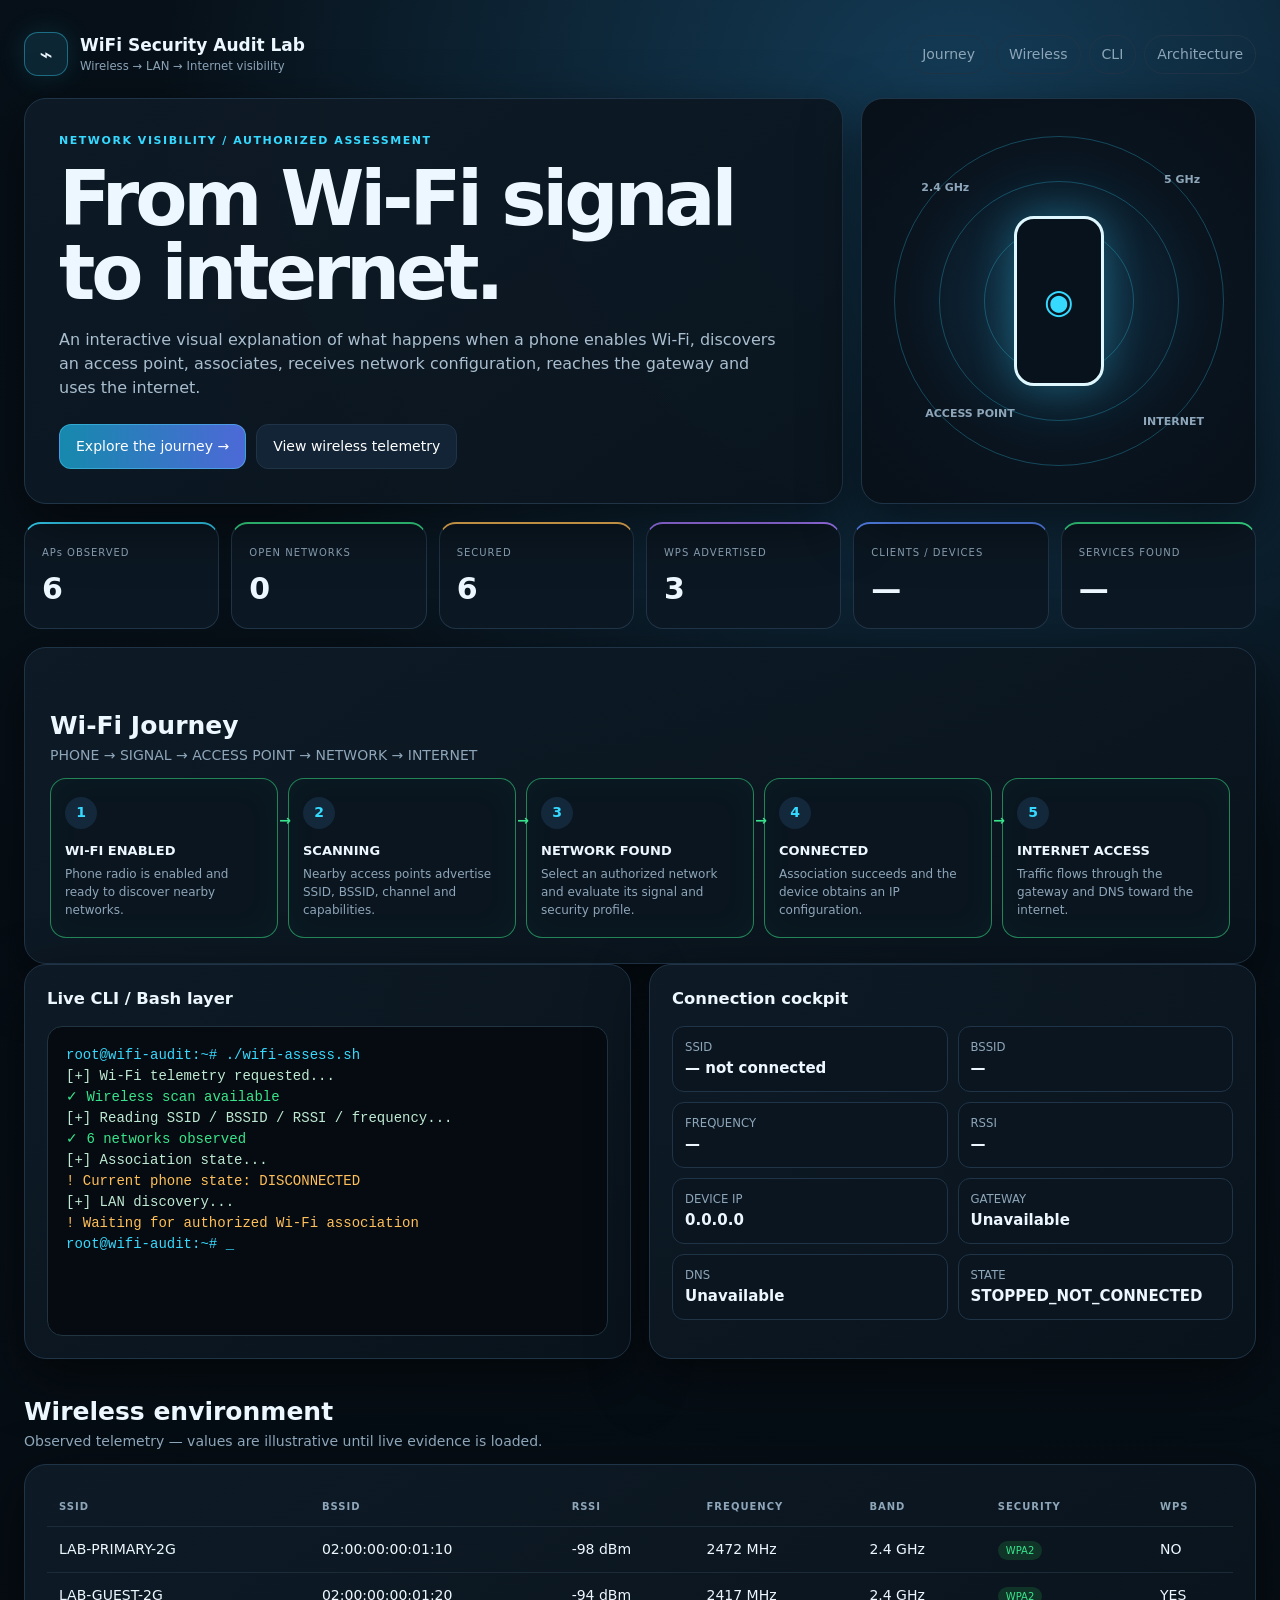
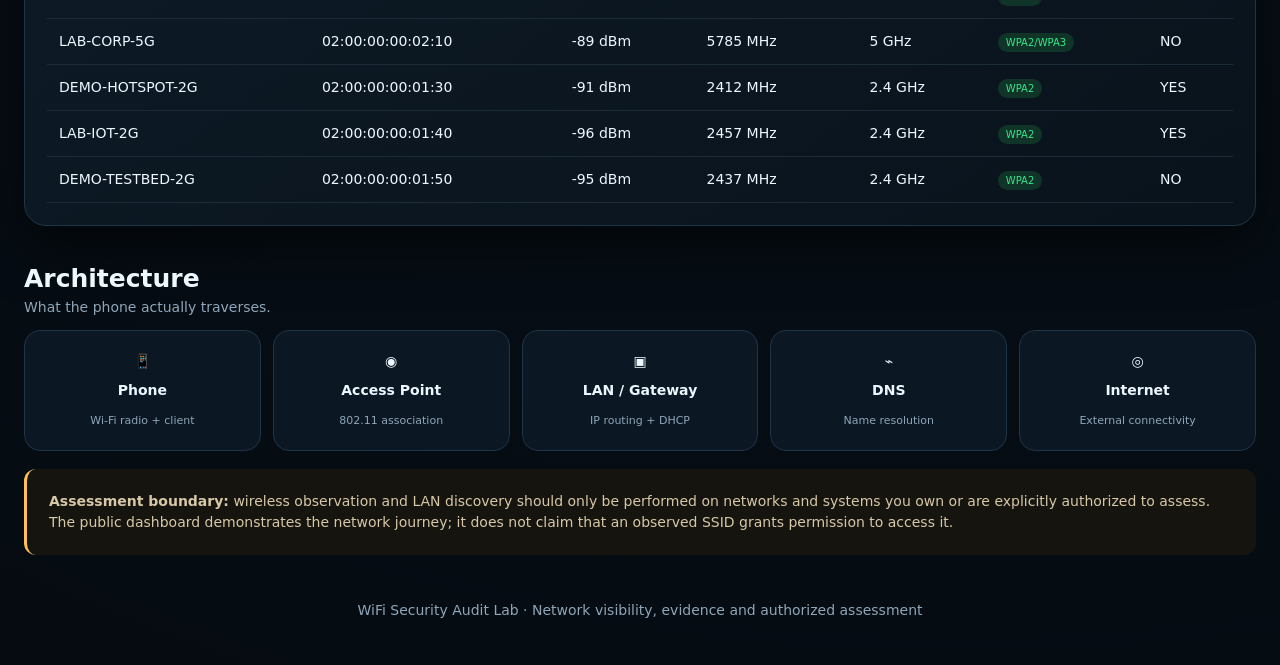
<file: index.html>
<!doctype html>
<html lang="en">
<head>
<meta charset="utf-8">
<meta name="viewport" content="width=device-width,initial-scale=1">
<title>WiFi Security Audit Lab — Network Journey</title>
<style>
:root{
  --bg:#071018;--panel:#0d1823;--panel2:#101f2d;--line:#203447;
  --text:#edf7ff;--muted:#8ea6b9;--cyan:#36d9ff;--blue:#5b8cff;
  --green:#39e58c;--violet:#a77bff;--amber:#ffbf5a;--red:#ff6b7d;
  --shadow:0 18px 55px #0008;
}
*{box-sizing:border-box}html{scroll-behavior:smooth}
body{margin:0;background:radial-gradient(circle at 75% 5%,#143c57 0,#071018 34%,#050b11 100%);color:var(--text);font:14px/1.5 Inter,ui-sans-serif,system-ui,-apple-system,sans-serif}
a{color:inherit;text-decoration:none}.wrap{max-width:1500px;margin:auto;padding:24px}
.top{display:flex;align-items:center;justify-content:space-between;gap:18px;padding:8px 0 22px}
.brand{display:flex;gap:12px;align-items:center}.logo{width:44px;height:44px;border:1px solid #36d9ff66;border-radius:14px;display:grid;place-items:center;background:#0d2634;box-shadow:0 0 28px #36d9ff22;font-size:22px}
.brand b{font-size:17px}.brand small{display:block;color:var(--muted)}
.nav{display:flex;gap:8px;flex-wrap:wrap}.nav a{padding:8px 12px;border:1px solid var(--line);border-radius:999px;color:var(--muted)}.nav a:hover{color:var(--text);border-color:#36d9ff88}
.hero{display:grid;grid-template-columns:1.35fr .65fr;gap:18px;margin-bottom:18px}
.card{background:linear-gradient(145deg,#0e1b27ee,#09131cee);border:1px solid var(--line);border-radius:22px;box-shadow:var(--shadow);overflow:hidden}
.hero-main{padding:34px;min-height:320px;position:relative}.eyebrow{color:var(--cyan);letter-spacing:.14em;font-weight:700;font-size:11px}
h1{font-size:clamp(38px,6vw,76px);line-height:.98;margin:12px 0 18px;max-width:900px;letter-spacing:-.055em}
.hero p{max-width:720px;color:#a9bece;font-size:16px}
.cta{display:flex;gap:10px;flex-wrap:wrap;margin-top:24px}.btn{padding:11px 16px;border-radius:12px;border:1px solid var(--line);background:#122435;color:#fff;cursor:pointer}.btn.primary{background:linear-gradient(90deg,#1689ad,#4d69d7);border-color:#55dfff66}
.orbit{min-height:320px;display:grid;place-items:center;position:relative;background:radial-gradient(circle,#12334a 0,#09141f 54%,#081018 100%)}
.orbit .ring{position:absolute;border:1px solid #36d9ff44;border-radius:50%;animation:pulse 4s ease-in-out infinite}.ring.r1{width:150px;height:150px}.ring.r2{width:240px;height:240px}.ring.r3{width:330px;height:330px}.phone{z-index:2;width:90px;height:170px;border:3px solid #dff8ff;border-radius:20px;background:#07121c;display:grid;place-items:center;box-shadow:0 0 45px #36d9ff55}.wifi{font-size:34px;color:var(--cyan)}.node{position:absolute;font-weight:700;font-size:11px;color:var(--muted)}.n1{top:20%;left:15%}.n2{top:18%;right:14%}.n3{bottom:20%;left:16%}.n4{bottom:18%;right:13%}
@keyframes pulse{50%{transform:scale(1.04);opacity:.65}}
.metrics{display:grid;grid-template-columns:repeat(6,1fr);gap:12px;margin-bottom:18px}.metric{padding:17px;border-radius:17px;border:1px solid var(--line);background:#0b1722}.metric span{color:var(--muted);font-size:10px;letter-spacing:.1em}.metric strong{display:block;font-size:30px;margin-top:4px}.cyan{border-top:2px solid var(--cyan)}.green{border-top:2px solid var(--green)}.amber{border-top:2px solid var(--amber)}.violet{border-top:2px solid var(--violet)}.blue{border-top:2px solid var(--blue)}
.section-title{display:flex;align-items:end;justify-content:space-between;margin:34px 0 12px}.section-title h2{margin:0;font-size:25px}.section-title p{margin:0;color:var(--muted)}
.journey{padding:25px}.steps{display:grid;grid-template-columns:repeat(5,1fr);gap:10px;position:relative}.step{padding:18px 14px;min-height:150px;background:#0a151f;border:1px solid var(--line);border-radius:16px;position:relative}.step.active{border-color:#39e58c88;box-shadow:inset 0 0 35px #39e58c0b}.step i{display:grid;place-items:center;width:32px;height:32px;border-radius:50%;background:#13283a;color:var(--cyan);font-style:normal;font-weight:800}.step h3{margin:12px 0 5px;font-size:13px}.step p{margin:0;color:var(--muted);font-size:12px}.arrow{position:absolute;right:-14px;top:31px;color:var(--green);z-index:2}
.grid2{display:grid;grid-template-columns:1fr 1fr;gap:18px}.panel{padding:22px}.panel h3{margin:0 0 14px}.terminal{background:#050b10;border-radius:15px;border:1px solid #213440;padding:18px;font-family:ui-monospace,SFMono-Regular,Menlo,monospace;min-height:310px;color:#bfe9d2}.terminal .ok{color:var(--green)}.terminal .cmd{color:var(--cyan)}.terminal .warn{color:var(--amber)}
.info{display:grid;grid-template-columns:1fr 1fr;gap:10px}.kv{padding:12px;border-radius:12px;background:#0a151f;border:1px solid var(--line)}.kv small{display:block;color:var(--muted)}.kv b{font-size:15px}
.table-wrap{overflow:auto}.table{width:100%;border-collapse:collapse;min-width:760px}.table th,.table td{text-align:left;padding:12px;border-bottom:1px solid #1b2b38}.table th{color:var(--muted);font-size:10px;letter-spacing:.1em}.badge{padding:4px 8px;border-radius:999px;font-size:10px;background:#173044}.badge.open{color:var(--amber);background:#3b2b14}.badge.secure{color:var(--green);background:#103427}
.arch{display:grid;grid-template-columns:repeat(5,1fr);gap:12px}.arch div{padding:20px;text-align:center;border:1px solid var(--line);border-radius:16px;background:#0b1722}.arch b{display:block;margin:8px 0}.arch span{color:var(--muted);font-size:11px}
.boundary{padding:22px;border-left:3px solid var(--amber);background:#15140f;border-radius:12px;color:#d9c8a7}.footer{padding:45px 0 20px;color:var(--muted);text-align:center}
@media(max-width:1000px){.hero{grid-template-columns:1fr}.metrics{grid-template-columns:repeat(3,1fr)}.steps,.arch{grid-template-columns:1fr 1fr}.grid2{grid-template-columns:1fr}}
@media(max-width:600px){.wrap{padding:14px}.metrics{grid-template-columns:1fr 1fr}.hero-main{padding:24px}.orbit{min-height:250px}.steps,.arch{grid-template-columns:1fr}h1{font-size:43px}.nav{display:none}}
</style>
</head>
<body>
<div class="wrap">
<header class="top">
  <a class="brand" href="#"><div class="logo">⌁</div><div><b>WiFi Security Audit Lab</b><small>Wireless → LAN → Internet visibility</small></div></a>
  <nav class="nav"><a href="#journey">Journey</a><a href="#wireless">Wireless</a><a href="#terminal">CLI</a><a href="#architecture">Architecture</a></nav>
</header>

<section class="hero">
  <div class="card hero-main">
    <div class="eyebrow">NETWORK VISIBILITY / AUTHORIZED ASSESSMENT</div>
    <h1>From Wi‑Fi signal to internet.</h1>
    <p>An interactive visual explanation of what happens when a phone enables Wi‑Fi, discovers an access point, associates, receives network configuration, reaches the gateway and uses the internet.</p>
    <div class="cta"><a class="btn primary" href="#journey">Explore the journey →</a><a class="btn" href="#wireless">View wireless telemetry</a></div>
  </div>
  <div class="card orbit">
    <div class="ring r1"></div><div class="ring r2"></div><div class="ring r3"></div>
    <div class="phone"><div class="wifi">◉</div></div>
    <span class="node n1">2.4 GHz</span><span class="node n2">5 GHz</span><span class="node n3">ACCESS POINT</span><span class="node n4">INTERNET</span>
  </div>
</section>

<section class="metrics">
 <div class="metric cyan"><span>APs OBSERVED</span><strong id="aps">6</strong></div>
 <div class="metric green"><span>OPEN NETWORKS</span><strong id="open">0</strong></div>
 <div class="metric amber"><span>SECURED</span><strong id="secured">6</strong></div>
 <div class="metric violet"><span>WPS ADVERTISED</span><strong id="wps">3</strong></div>
 <div class="metric blue"><span>CLIENTS / DEVICES</span><strong>—</strong></div>
 <div class="metric green"><span>SERVICES FOUND</span><strong>—</strong></div>
</section>

<section id="journey" class="card journey">
 <div class="section-title"><div><h2>Wi‑Fi Journey</h2><p>PHONE → SIGNAL → ACCESS POINT → NETWORK → INTERNET</p></div></div>
 <div class="steps">
  <div class="step active"><i>1</i><h3>WI‑FI ENABLED</h3><p>Phone radio is enabled and ready to discover nearby networks.</p><b class="arrow">→</b></div>
  <div class="step active"><i>2</i><h3>SCANNING</h3><p>Nearby access points advertise SSID, BSSID, channel and capabilities.</p><b class="arrow">→</b></div>
  <div class="step active"><i>3</i><h3>NETWORK FOUND</h3><p>Select an authorized network and evaluate its signal and security profile.</p><b class="arrow">→</b></div>
  <div class="step active"><i>4</i><h3>CONNECTED</h3><p>Association succeeds and the device obtains an IP configuration.</p><b class="arrow">→</b></div>
  <div class="step active"><i>5</i><h3>INTERNET ACCESS</h3><p>Traffic flows through the gateway and DNS toward the internet.</p></div>
 </div>
</section>

<section id="terminal" class="grid2">
 <div class="card panel">
  <h3>Live CLI / Bash layer</h3>
  <div class="terminal">
   <div class="cmd">root@wifi-audit:~# ./wifi-assess.sh</div>
   <div>[+] Wi-Fi telemetry requested...</div><div class="ok">✓ Wireless scan available</div>
   <div>[+] Reading SSID / BSSID / RSSI / frequency...</div><div class="ok">✓ 6 networks observed</div>
   <div>[+] Association state...</div><div class="warn">! Current phone state: DISCONNECTED</div>
   <div>[+] LAN discovery...</div><div class="warn">! Waiting for authorized Wi-Fi association</div>
   <div class="cmd">root@wifi-audit:~# _</div>
  </div>
 </div>
 <div class="card panel">
  <h3>Connection cockpit</h3>
  <div class="info">
   <div class="kv"><small>SSID</small><b>— not connected</b></div><div class="kv"><small>BSSID</small><b>—</b></div>
   <div class="kv"><small>FREQUENCY</small><b>—</b></div><div class="kv"><small>RSSI</small><b>—</b></div>
   <div class="kv"><small>DEVICE IP</small><b>0.0.0.0</b></div><div class="kv"><small>GATEWAY</small><b>Unavailable</b></div>
   <div class="kv"><small>DNS</small><b>Unavailable</b></div><div class="kv"><small>STATE</small><b>STOPPED_NOT_CONNECTED</b></div>
  </div>
 </div>
</section>

<section id="wireless">
 <div class="section-title"><div><h2>Wireless environment</h2><p>Observed telemetry — values are illustrative until live evidence is loaded.</p></div></div>
 <div class="card panel table-wrap">
  <table class="table"><thead><tr><th>SSID</th><th>BSSID</th><th>RSSI</th><th>FREQUENCY</th><th>BAND</th><th>SECURITY</th><th>WPS</th></tr></thead>
  <tbody>
   <tr><td>LAB-PRIMARY-2G</td><td>02:00:00:00:01:10</td><td>-98 dBm</td><td>2472 MHz</td><td>2.4 GHz</td><td><span class="badge secure">WPA2</span></td><td>NO</td></tr>
   <tr><td>LAB-GUEST-2G</td><td>02:00:00:00:01:20</td><td>-94 dBm</td><td>2417 MHz</td><td>2.4 GHz</td><td><span class="badge secure">WPA2</span></td><td>YES</td></tr>
   <tr><td>LAB-CORP-5G</td><td>02:00:00:00:02:10</td><td>-89 dBm</td><td>5785 MHz</td><td>5 GHz</td><td><span class="badge secure">WPA2/WPA3</span></td><td>NO</td></tr>
   <tr><td>DEMO-HOTSPOT-2G</td><td>02:00:00:00:01:30</td><td>-91 dBm</td><td>2412 MHz</td><td>2.4 GHz</td><td><span class="badge secure">WPA2</span></td><td>YES</td></tr>
   <tr><td>LAB-IOT-2G</td><td>02:00:00:00:01:40</td><td>-96 dBm</td><td>2457 MHz</td><td>2.4 GHz</td><td><span class="badge secure">WPA2</span></td><td>YES</td></tr>
   <tr><td>DEMO-TESTBED-2G</td><td>02:00:00:00:01:50</td><td>-95 dBm</td><td>2437 MHz</td><td>2.4 GHz</td><td><span class="badge secure">WPA2</span></td><td>NO</td></tr>
  </tbody></table>
 </div>
</section>

<section id="architecture">
 <div class="section-title"><div><h2>Architecture</h2><p>What the phone actually traverses.</p></div></div>
 <div class="arch">
  <div>📱<b>Phone</b><span>Wi‑Fi radio + client</span></div><div>◉<b>Access Point</b><span>802.11 association</span></div><div>▣<b>LAN / Gateway</b><span>IP routing + DHCP</span></div><div>⌁<b>DNS</b><span>Name resolution</span></div><div>◎<b>Internet</b><span>External connectivity</span></div>
 </div>
</section>

<section style="margin-top:18px" class="boundary">
 <b>Assessment boundary:</b> wireless observation and LAN discovery should only be performed on networks and systems you own or are explicitly authorized to assess. The public dashboard demonstrates the network journey; it does not claim that an observed SSID grants permission to access it.
</section>

<footer class="footer">WiFi Security Audit Lab · Network visibility, evidence and authorized assessment</footer>
</div>
<script>
const observed = [
 {security:"WPA2",wps:false},{security:"WPA2",wps:true},{security:"WPA2/WPA3",wps:false},
 {security:"WPA2",wps:true},{security:"WPA2",wps:true},{security:"WPA2",wps:false}
];
document.getElementById("aps").textContent=observed.length;
document.getElementById("open").textContent=observed.filter(x=>String(x.security).startsWith("OPEN")).length;
document.getElementById("secured").textContent=observed.filter(x=>!String(x.security).startsWith("OPEN")).length;
document.getElementById("wps").textContent=observed.filter(x=>x.wps).length;
</script>
</body></html>
</file>
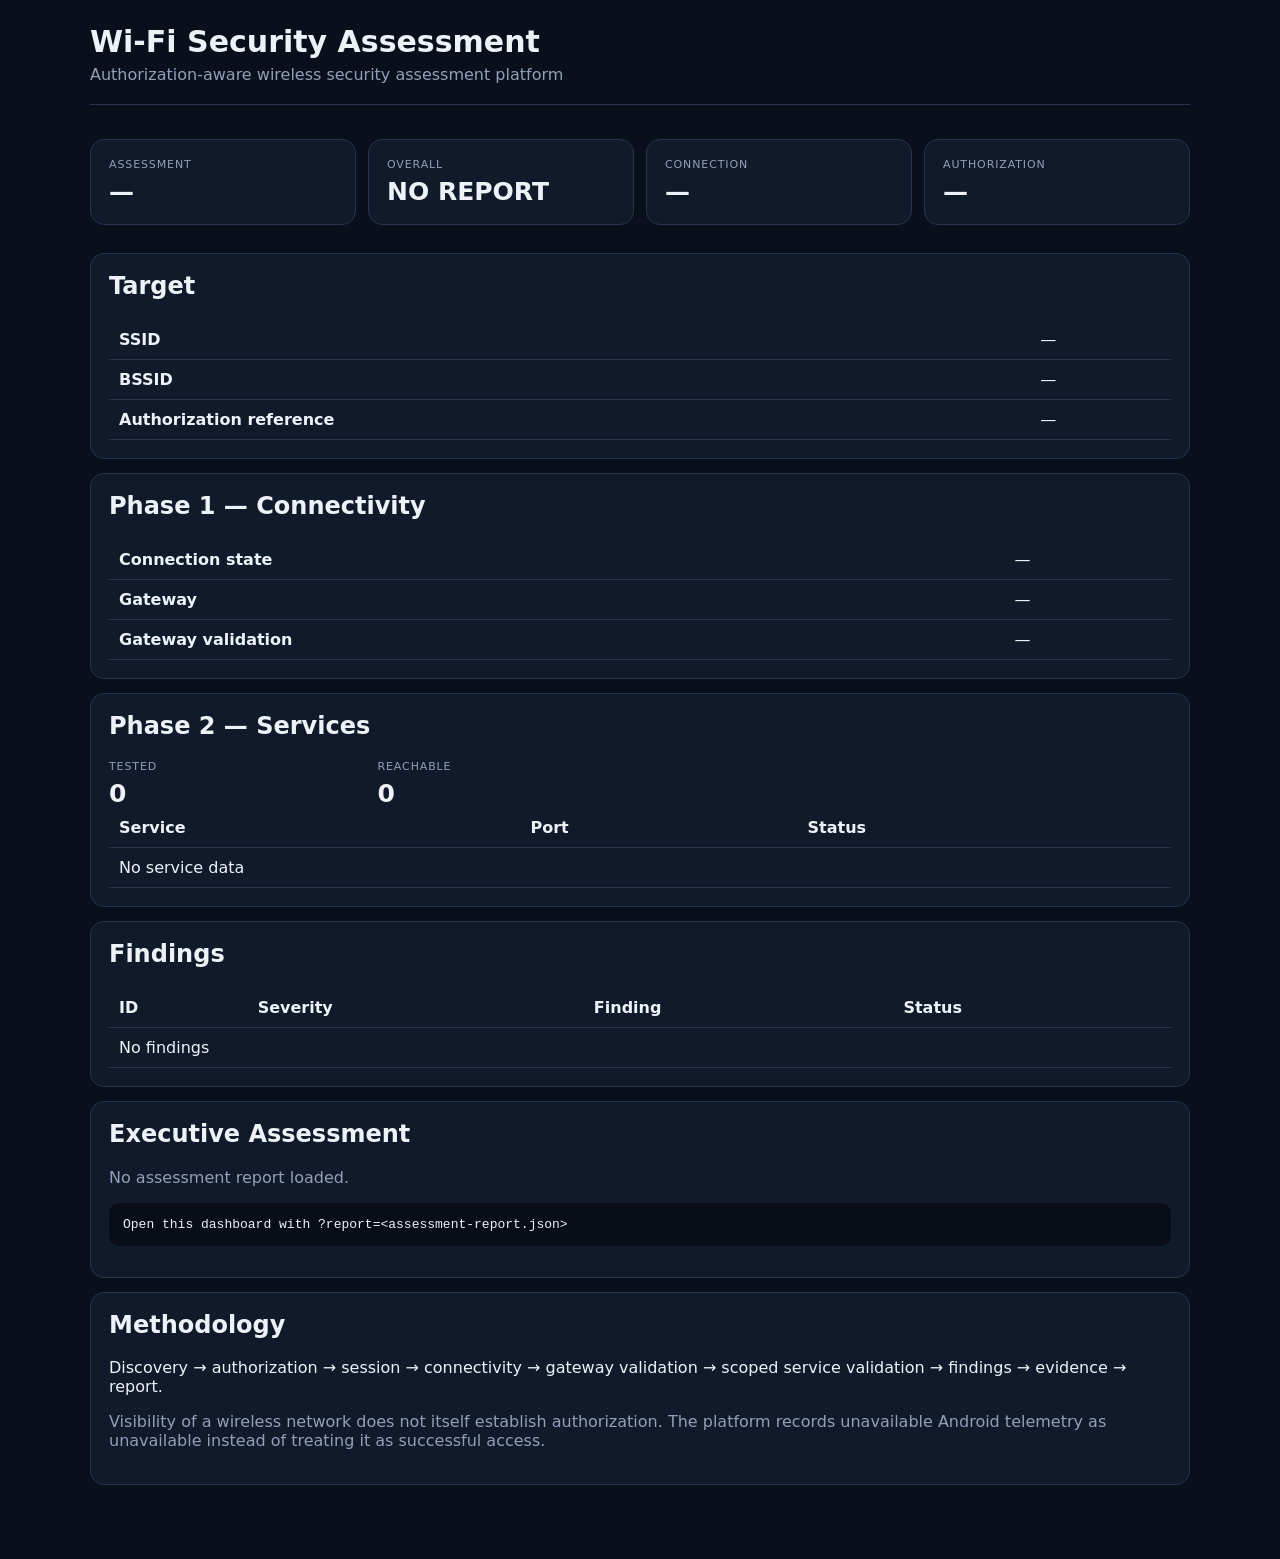
<file: assessment-report/index.html>
<!doctype html>
<html lang="en">
<head>
<meta charset="utf-8">
<meta name="viewport"
      content="width=device-width,initial-scale=1">
<title>Wi-Fi Security Assessment</title>

<style>
*{box-sizing:border-box}

body{
  margin:0;
  background:#0a0f1c;
  color:#edf2f7;
  font-family:
    system-ui,-apple-system,BlinkMacSystemFont,
    "Segoe UI",sans-serif;
}

main{
  width:min(1100px,94%);
  margin:auto;
  padding:24px 0 60px;
}

header{
  border-bottom:1px solid #26344d;
  padding-bottom:20px;
  margin-bottom:20px;
}

h1{margin:0 0 6px;font-size:30px}
h2{margin-top:0}

.muted{color:#91a0b8}

.grid{
  display:grid;
  grid-template-columns:repeat(4,1fr);
  gap:12px;
}

.card{
  background:#111a2b;
  border:1px solid #26344d;
  border-radius:14px;
  padding:18px;
  margin:14px 0;
}

.metric{
  font-size:25px;
  font-weight:700;
  margin-top:6px;
}

.label{
  color:#91a0b8;
  font-size:11px;
  letter-spacing:.08em;
  text-transform:uppercase;
}

.badge{
  display:inline-block;
  padding:5px 9px;
  border-radius:7px;
  background:#26344d;
  font-size:12px;
}

table{
  width:100%;
  border-collapse:collapse;
}

th,td{
  padding:10px;
  border-bottom:1px solid #26344d;
  text-align:left;
}

.good{color:#8ee6b0}
.warn{color:#f1d27a}
.bad{color:#ff9b9b}

pre{
  white-space:pre-wrap;
  overflow:auto;
  background:#080d17;
  padding:14px;
  border-radius:10px;
}

@media(max-width:800px){
  .grid{grid-template-columns:repeat(2,1fr)}
}

@media(max-width:500px){
  main{width:92%}
  .grid{grid-template-columns:1fr}
  h1{font-size:24px}
}
</style>
</head>

<body>
<main>

<header>
  <h1>Wi-Fi Security Assessment</h1>
  <div class="muted">
    Authorization-aware wireless security assessment platform
  </div>
</header>

<section class="grid">

<div class="card">
<div class="label">Assessment</div>
<div class="metric" id="assessment">—</div>
</div>

<div class="card">
<div class="label">Overall</div>
<div class="metric" id="overall">—</div>
</div>

<div class="card">
<div class="label">Connection</div>
<div class="metric" id="connection">—</div>
</div>

<div class="card">
<div class="label">Authorization</div>
<div class="metric" id="authorization">—</div>
</div>

</section>

<section class="card">
<h2>Target</h2>

<table>
<tr>
<th>SSID</th>
<td id="ssid">—</td>
</tr>

<tr>
<th>BSSID</th>
<td id="bssid">—</td>
</tr>

<tr>
<th>Authorization reference</th>
<td id="auth">—</td>
</tr>
</table>
</section>

<section class="card">
<h2>Phase 1 — Connectivity</h2>

<table>
<tr>
<th>Connection state</th>
<td id="state">—</td>
</tr>

<tr>
<th>Gateway</th>
<td id="gateway">—</td>
</tr>

<tr>
<th>Gateway validation</th>
<td id="gatewayStatus">—</td>
</tr>
</table>
</section>

<section class="card">
<h2>Phase 2 — Services</h2>

<div class="grid">
<div>
<div class="label">Tested</div>
<div class="metric" id="tested">0</div>
</div>

<div>
<div class="label">Reachable</div>
<div class="metric" id="reachable">0</div>
</div>
</div>

<table>
<thead>
<tr>
<th>Service</th>
<th>Port</th>
<th>Status</th>
</tr>
</thead>
<tbody id="services">
<tr>
<td colspan="3">No service data</td>
</tr>
</tbody>
</table>
</section>

<section class="card">
<h2>Findings</h2>

<table>
<thead>
<tr>
<th>ID</th>
<th>Severity</th>
<th>Finding</th>
<th>Status</th>
</tr>
</thead>

<tbody id="findings">
<tr>
<td colspan="4">No findings</td>
</tr>
</tbody>
</table>
</section>

<section class="card">
<h2>Executive Assessment</h2>

<p id="statement" class="muted">
No assessment report loaded.
</p>

<pre id="limitations">
Platform limitations will appear here.
</pre>
</section>

<section class="card">
<h2>Methodology</h2>

<p>
Discovery → authorization → session → connectivity →
gateway validation → scoped service validation →
findings → evidence → report.
</p>

<p class="muted">
Visibility of a wireless network does not itself establish
authorization. The platform records unavailable Android
telemetry as unavailable instead of treating it as successful
access.
</p>
</section>

</main>

<script>
const params = new URLSearchParams(location.search);
const source = params.get("report");

function setText(id,value){
  document.getElementById(id).textContent =
    value === undefined || value === null
    ? "—"
    : value;
}

function statusClass(value){
  if(value === "PASS" ||
     value === "VERIFIED" ||
     value === "PARTIAL")
    return "good";

  if(value === "BLOCKED" ||
     value === "FAIL")
    return "bad";

  return "warn";
}

function createBadge(value){
  const span = document.createElement("span");
  span.className = `badge ${statusClass(value)}`;
  span.textContent = value || "UNKNOWN";
  return span;
}

if(source){

fetch(source)
.then(r => r.json())
.then(report => {

  const target = report.target || {};
  const auth = report.authorization || {};
  const p1 = report.phase_1 || {};
  const p2 = report.phase_2 || {};
  const executive = report.executive || {};
  const findings = report.findings || [];
  const services = p2.results || [];

  setText("assessment",report.assessment_id);
  setText("overall",executive.overall_status);
  setText("connection",p1.connection_state);
  setText("authorization",auth.status);

  setText("ssid",target.ssid);
  setText("bssid",target.bssid);
  setText("auth",auth.reference);

  setText("state",p1.connection_state);
  setText("gateway",p1.gateway);
  setText("gatewayStatus",p1.gateway_status);

  setText("tested",p2.services_tested || 0);
  setText("reachable",p2.services_reachable || 0);

  const serviceBody =
    document.getElementById("services");

  serviceBody.textContent = "";

  if(!services.length){
    const tr = document.createElement("tr");
    const td = document.createElement("td");
    td.colSpan = 3;
    td.textContent = "No Phase-2 data";
    tr.appendChild(td);
    serviceBody.appendChild(tr);
  }else{
    services.forEach(item => {
      const tr = document.createElement("tr");
      const tdService = document.createElement("td");
      tdService.textContent = item.service || "UNKNOWN";
      const tdPort = document.createElement("td");
      tdPort.textContent = item.port !== undefined && item.port !== null ? item.port : "—";
      const tdStatus = document.createElement("td");
      tdStatus.appendChild(createBadge(item.status));
      tr.appendChild(tdService);
      tr.appendChild(tdPort);
      tr.appendChild(tdStatus);
      serviceBody.appendChild(tr);
    });
  }

  const findingsBody =
    document.getElementById("findings");

  findingsBody.textContent = "";

  if(!findings.length){
    const tr = document.createElement("tr");
    const td = document.createElement("td");
    td.colSpan = 4;
    td.textContent = "No findings";
    tr.appendChild(td);
    findingsBody.appendChild(tr);
  }else{
    findings.forEach(item => {
      const tr = document.createElement("tr");
      const tdId = document.createElement("td");
      tdId.textContent = item.id || "—";
      const tdSeverity = document.createElement("td");
      tdSeverity.textContent = item.severity || "—";
      const tdTitle = document.createElement("td");
      tdTitle.textContent = item.title || "—";
      const tdStatus = document.createElement("td");
      tdStatus.appendChild(createBadge(item.status));
      tr.appendChild(tdId);
      tr.appendChild(tdSeverity);
      tr.appendChild(tdTitle);
      tr.appendChild(tdStatus);
      findingsBody.appendChild(tr);
    });
  }

  setText(
    "statement",
    executive.assessment_statement
  );

  document.getElementById("limitations").textContent =
    "If Android/Termux does not expose routing or " +
    "connection telemetry, the assessment records " +
    "NOT_AVAILABLE rather than inferring connectivity.";

})
.catch(error => {
  setText(
    "overall",
    "REPORT ERROR"
  );

  document.getElementById(
    "limitations"
  ).textContent = String(error);
});

}else{

setText(
  "overall",
  "NO REPORT"
);

document.getElementById(
  "limitations"
).textContent =
  "Open this dashboard with ?report=<assessment-report.json>";
}
</script>

</body>
</html>
</file>
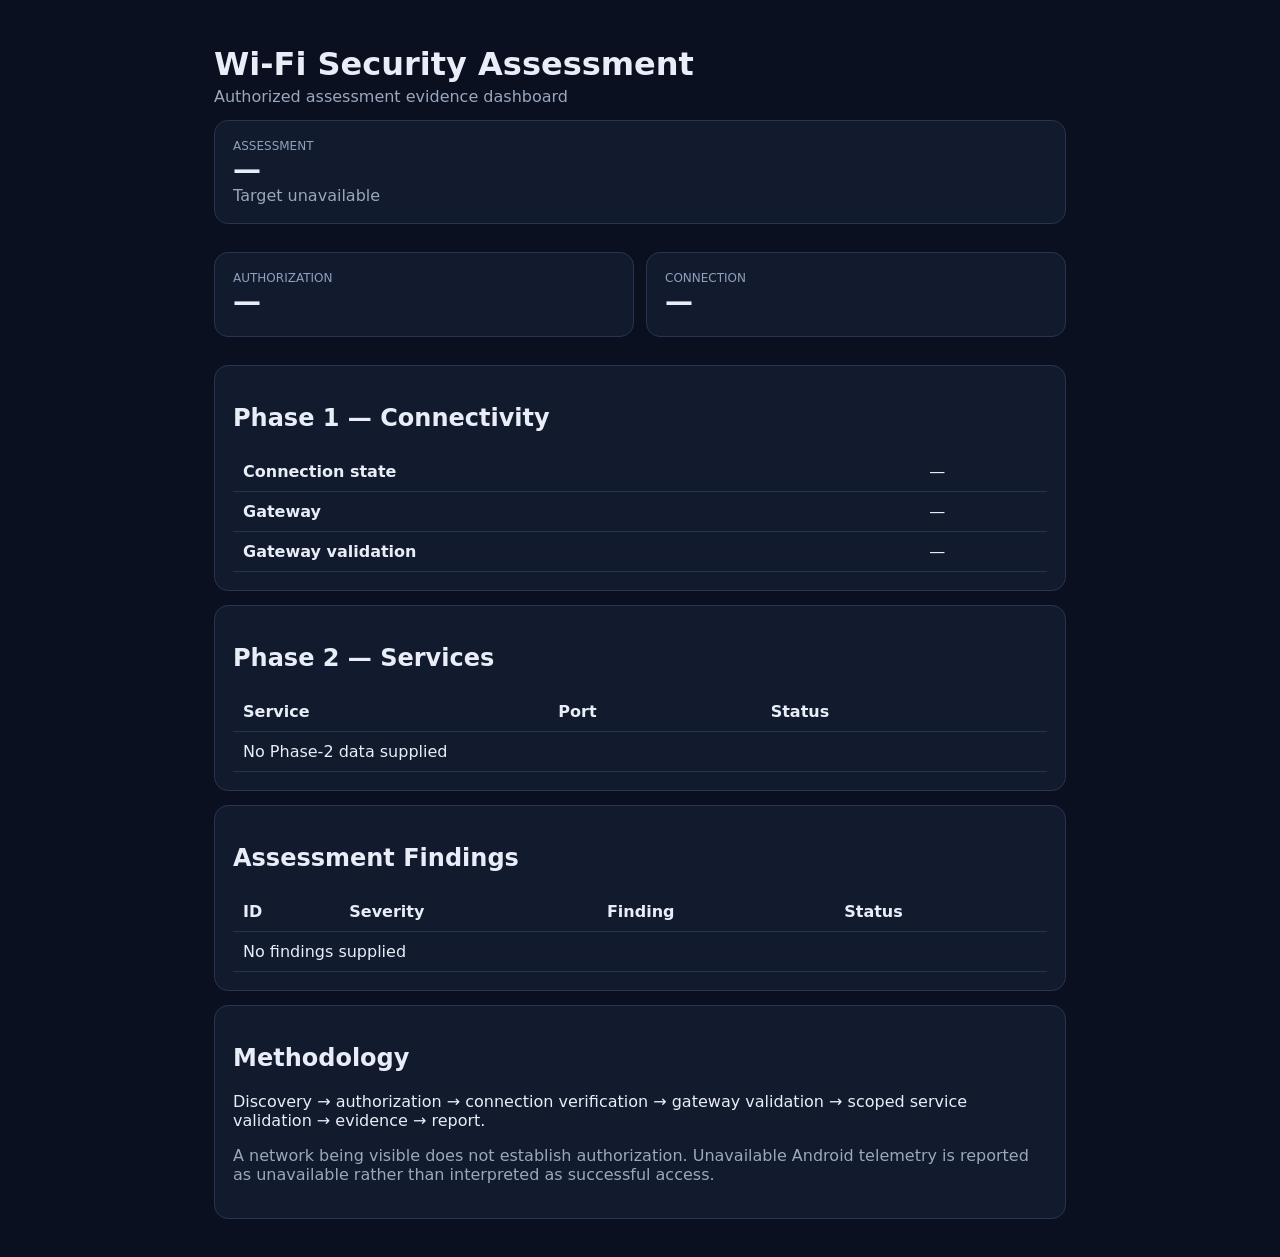
<file: assessment-report/live.html>
<!doctype html>
<html lang="en">
<head>
<meta charset="utf-8">
<meta name="viewport" content="width=device-width,initial-scale=1">
<title>Wi-Fi Security Assessment</title>
<style>
*{box-sizing:border-box}
body{margin:0;background:#0b1020;color:#e8edf7;font-family:system-ui,-apple-system,sans-serif}
main{max-width:900px;margin:auto;padding:24px}
h1{margin-bottom:4px}
.muted{color:#9aa7bd}
.card{background:#121a2d;border:1px solid #263452;border-radius:14px;padding:18px;margin:14px 0}
.grid{display:grid;grid-template-columns:repeat(2,1fr);gap:12px}
.metric{font-size:28px;font-weight:700}
.label{font-size:12px;text-transform:uppercase;color:#8fa0bc}
.badge{display:inline-block;padding:5px 9px;border-radius:8px;background:#263452}
table{width:100%;border-collapse:collapse}
td,th{text-align:left;padding:10px;border-bottom:1px solid #263452}
code{color:#b8d4ff}
@media(max-width:600px){main{padding:14px}.grid{grid-template-columns:1fr}}
</style>
</head>
<body>
<main>
<h1>Wi-Fi Security Assessment</h1>
<div class="muted">Authorized assessment evidence dashboard</div>

<div class="card">
<div class="label">Assessment</div>
<div class="metric" id="assessment">—</div>
<div id="target" class="muted">Target unavailable</div>
</div>

<div class="grid">
<div class="card">
<div class="label">Authorization</div>
<div class="metric" id="authorization">—</div>
</div>

<div class="card">
<div class="label">Connection</div>
<div class="metric" id="connection">—</div>
</div>
</div>

<div class="card">
<h2>Phase 1 — Connectivity</h2>
<table>
<tr><th>Connection state</th><td id="state">—</td></tr>
<tr><th>Gateway</th><td id="gateway">—</td></tr>
<tr><th>Gateway validation</th><td id="gatewayStatus">—</td></tr>
</table>
</div>

<div class="card">
<h2>Phase 2 — Services</h2>
<table>
<thead><tr><th>Service</th><th>Port</th><th>Status</th></tr></thead>
<tbody id="services">
<tr><td colspan="3">No Phase-2 data supplied</td></tr>
</tbody>
</table>
</div>

<div class="card">
<h2>Assessment Findings</h2>
<table>
<thead><tr><th>ID</th><th>Severity</th><th>Finding</th><th>Status</th></tr></thead>
<tbody id="findings">
<tr><td colspan="4">No findings supplied</td></tr>
</tbody>
</table>
</div>

<div class="card">
<h2>Methodology</h2>
<p>
Discovery → authorization → connection verification →
gateway validation → scoped service validation → evidence → report.
</p>
<p class="muted">
A network being visible does not establish authorization.
Unavailable Android telemetry is reported as unavailable rather
than interpreted as successful access.
</p>
</div>
</main>

<script>
const params = new URLSearchParams(location.search);
const evidence = params.get("evidence");

function text(id,value){
  document.getElementById(id).textContent =
    value === undefined || value === null ? "—" : value;
}

if(evidence){
  fetch(evidence)
    .then(r=>r.json())
    .then(data=>{
      const s=data.session || data;
      const c=data.connectivity || data.phase_1 || {};

      text("assessment",s.assessment_id);
      text("target",s.ssid || "Target unavailable");
      text("authorization",s.authorization_ref);
      text("connection",c.connection_state);
      text("state",c.connection_state);
      text("gateway",c.gateway);
      text("gatewayStatus",
        c.gateway_test?.status ||
        c.gateway_status ||
        "NOT_AVAILABLE");

      const services=data.services || c.services || [];
      const body=document.getElementById("services");
      body.textContent="";

      if(!services.length){
        const tr = document.createElement("tr");
        const td = document.createElement("td");
        td.colSpan = 3;
        td.textContent = "No Phase-2 data supplied";
        tr.appendChild(td);
        body.appendChild(tr);
      }else{
        services.forEach(x=>{
          const tr = document.createElement("tr");
          const tdService = document.createElement("td");
          tdService.textContent = x.service || "UNKNOWN";
          const tdPort = document.createElement("td");
          tdPort.textContent = x.port !== undefined && x.port !== null ? x.port : "—";
          const tdStatus = document.createElement("td");
          const span = document.createElement("span");
          span.className = "badge";
          span.textContent = x.status || "UNKNOWN";
          tdStatus.appendChild(span);
          tr.appendChild(tdService);
          tr.appendChild(tdPort);
          tr.appendChild(tdStatus);
          body.appendChild(tr);
        });
      }
    })
    .catch(()=>{
      text("assessment","Evidence unavailable");
    });
}
</script>
</body>
</html>
</file>
